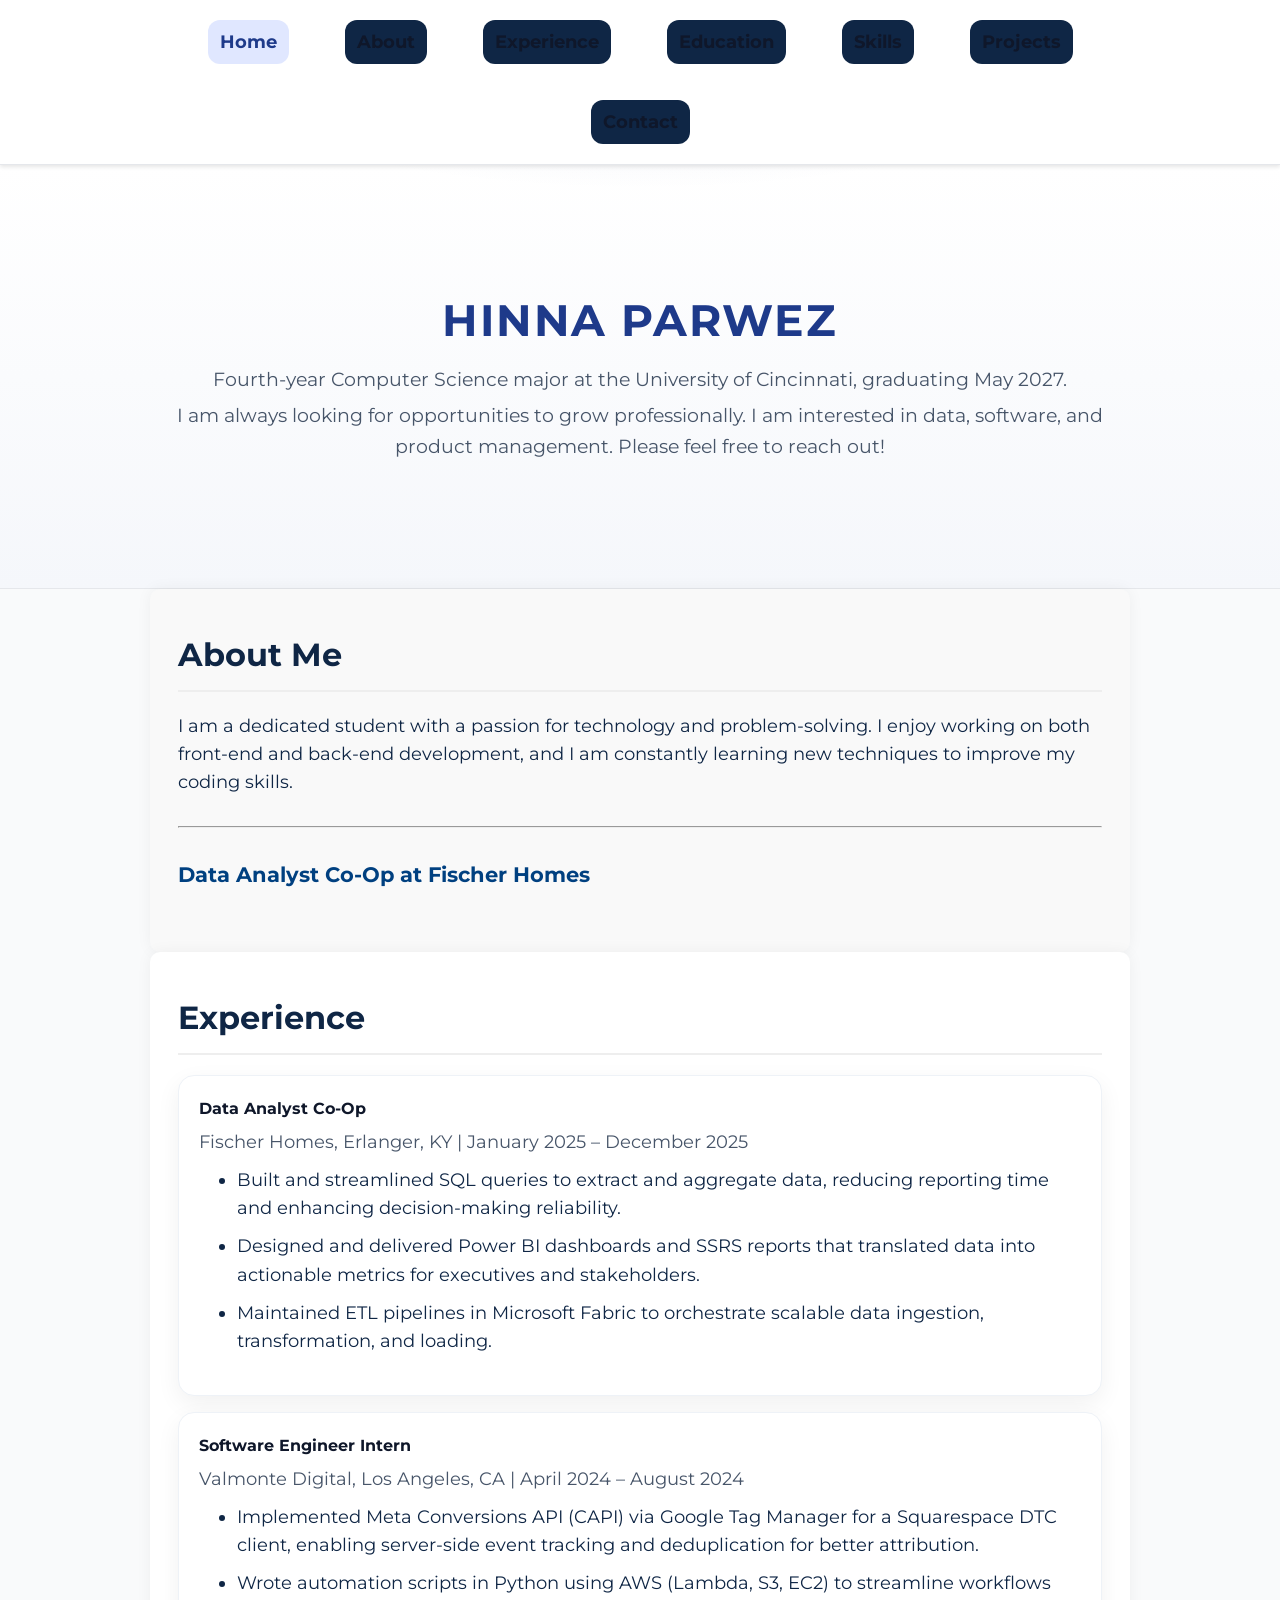
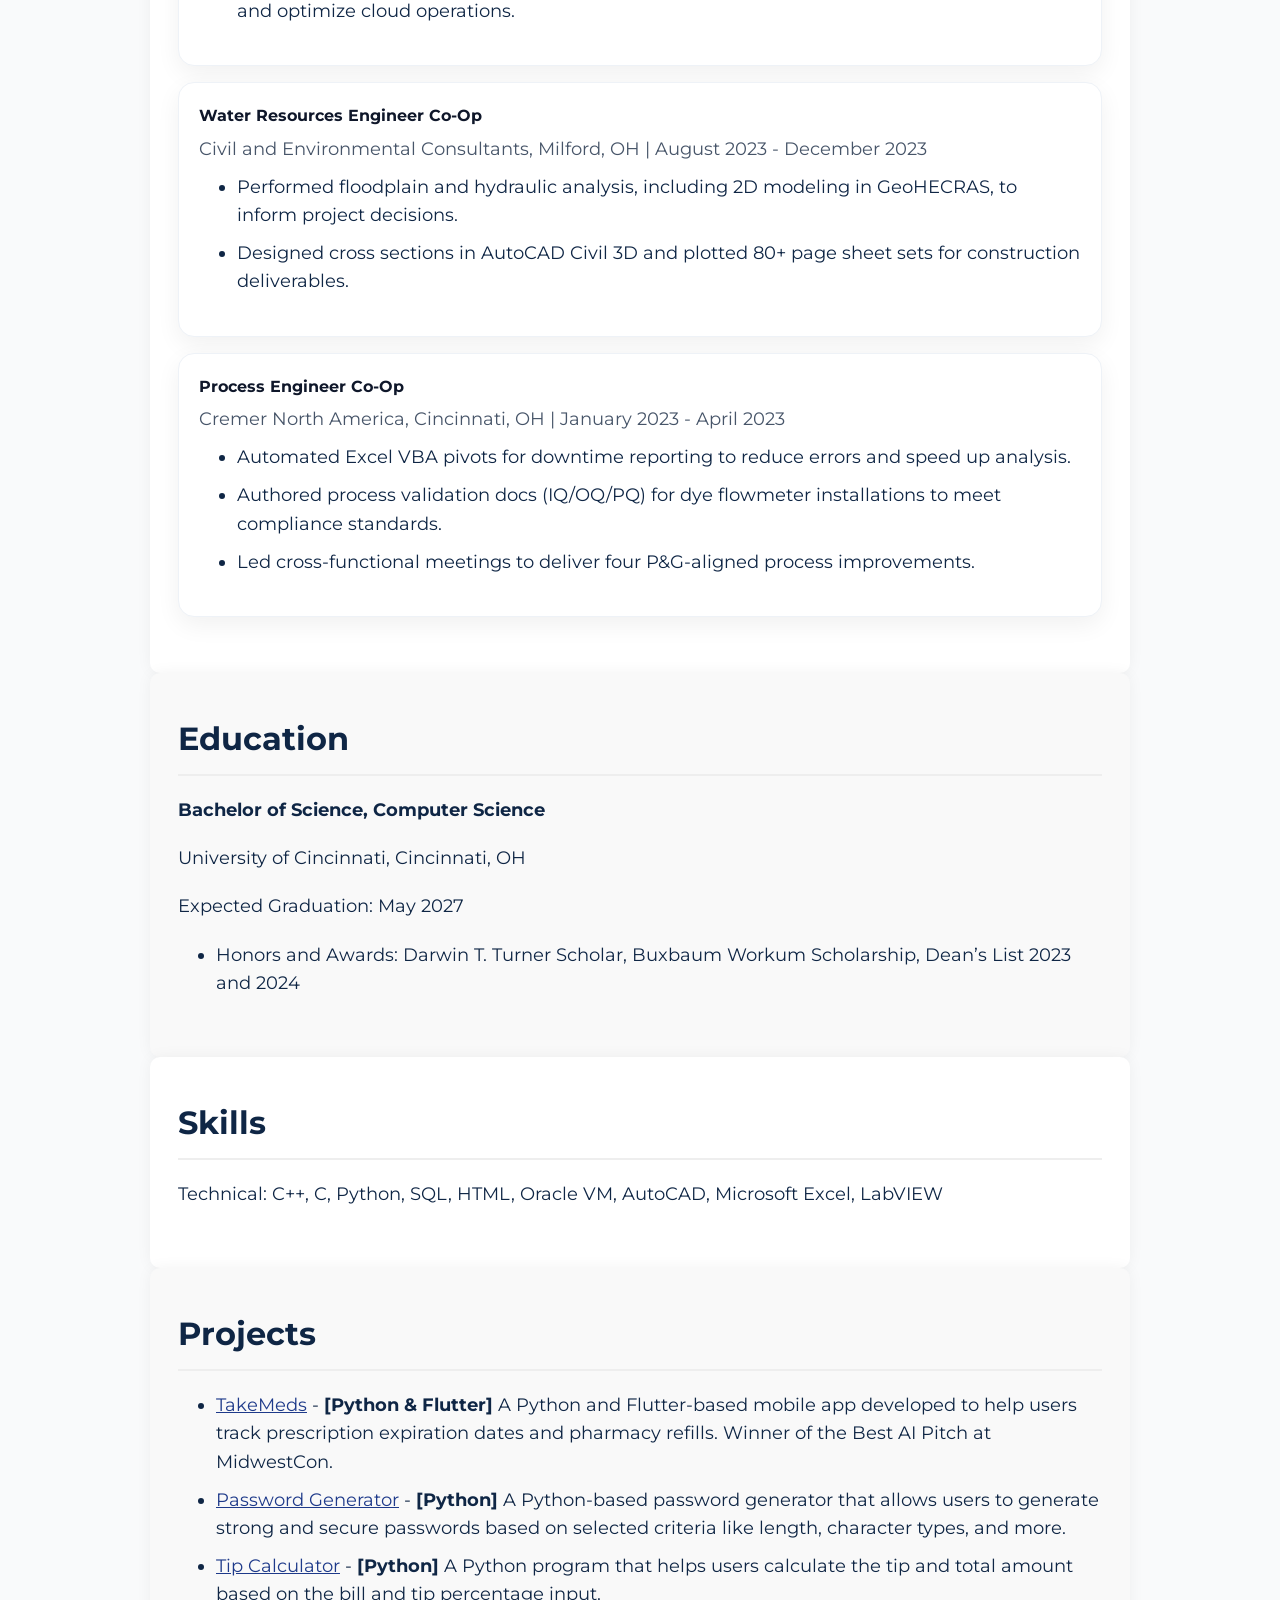
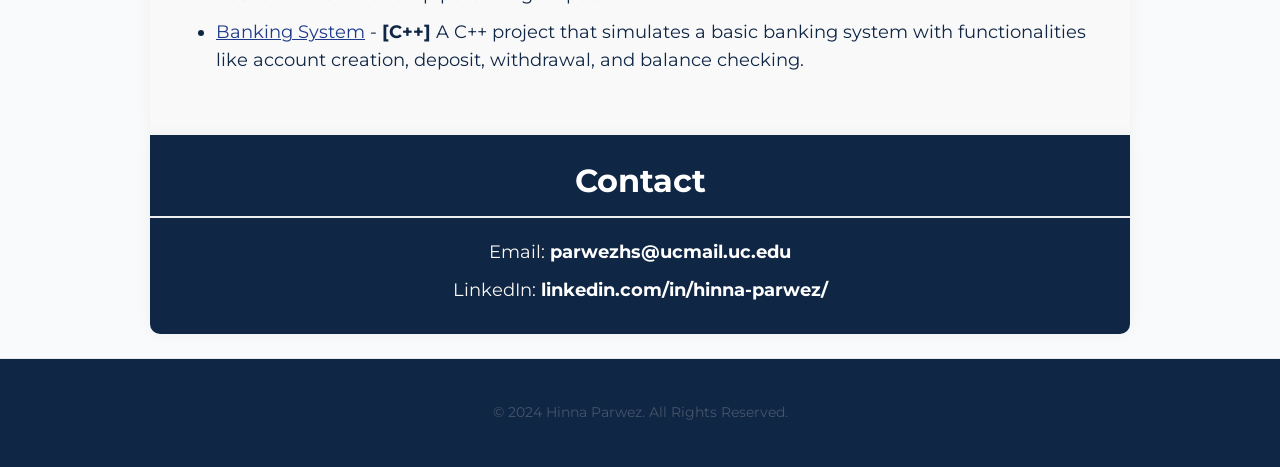
<file: index.html>
<!DOCTYPE html>
<html lang="en">
<head>
    <meta charset="UTF-8">
    <meta name="viewport" content="width=device-width, initial-scale=1.0">
    <title>Hinna Parwez's Portfolio</title>
    <link rel="stylesheet" href="styles.css">
    <link rel="stylesheet" href="https://fonts.googleapis.com/css2?family=Montserrat:wght@400;700&display=swap">
   <style>
  :root{
    /* unified, accessible palette */
    --bg:#f9fafb;                 /* page background */
    --fg:#0f172a;                 /* primary text (slate-900) */
    --muted:#475569;              /* secondary text (slate-600) */
    --accent:#1e3a8a;             /* single accent (indigo-900) */
    --accent-weak:#e0e7ff;        /* light indigo for hovers/chips */
    --card:#ffffff;
    --ring:rgba(30,58,138,.14);   /* indigo-900 at low alpha */
    --radius:16px;
    --space: clamp(16px, 3vw, 28px);
    --maxw: 980px;
    --shadow: 0 8px 24px rgba(2,6,23,.06);
  }

  html { scroll-behavior: smooth; }
  * { box-sizing: border-box; }
  body{
    margin:0;
    font-family: 'Montserrat', system-ui, -apple-system, Segoe UI, Roboto, Arial, sans-serif;
    color:var(--fg);
    background: var(--bg);
    line-height:1.6;
  }

  /* NAV */
  nav{
    position: sticky; top:0; z-index: 50;
    background: rgba(255,255,255,.92);
    backdrop-filter: blur(8px);
    border-bottom:1px solid #e5e7eb;
  }
  #nav-menu{
    max-width: var(--maxw);
    margin:0 auto; padding: 10px var(--space);
    display:flex; gap:16px; flex-wrap:wrap; align-items:center;
    list-style:none;
  }
  #nav-menu a{
    text-decoration:none; color:var(--fg); font-weight:700;
    padding:8px 12px; border-radius:12px; transition:.15s ease;
  }
  #nav-menu a:hover,
  #nav-menu a.is-active{
    background: var(--accent-weak);
    color: var(--accent);
  }

  /* HEADER — softer, non-competing gradient */
  header{
    display:grid; place-items:center;
    padding: clamp(48px, 10vw, 120px) var(--space);
    text-align:center;
    background:
      radial-gradient(800px 240px at 50% -120px, rgba(30,58,138,.10), transparent 60%),
      linear-gradient(180deg, #ffffff 0%, #f5f7fb 100%);
    border-bottom:1px solid #e5e7eb;
  }
  .header-content{ max-width: var(--maxw); margin:0 auto; }
  .header-content h1{
    letter-spacing:.04em; margin:0 0 8px;
    font-size: clamp(28px, 5vw, 44px);
    color: var(--accent);
  }
  .header-content p{ margin:6px 0; color: var(--muted); }

  /* SECTIONS/CARDS */
  section{ max-width: var(--maxw); margin: 0 auto; padding: 40px var(--space); }
  h3{ margin:0 0 12px; font-size: clamp(20px, 3.2vw, 28px); color:var(--fg); }
  .card{
    background: var(--card);
    border-radius: var(--radius);
    box-shadow: var(--shadow);
    padding: 20px;
    margin: 16px 0;
    border: 1px solid #eef2f7;
  }
  .card h4{ margin: 0 0 6px; color:var(--fg); }
  .card p{ margin: 0 0 10px; color: var(--muted); }
  ul{ padding-left: 18px; margin: 0; }
  li{ margin: 6px 0; }

  /* links + focus */
  a{ color: var(--accent); }
  a:hover{ opacity:.9; }
  a:focus-visible{ outline: 3px solid var(--accent-weak); border-radius:8px; }

  footer{
    text-align:center; padding: 28px var(--space); color: var(--muted);
    border-top:1px solid #e5e7eb; margin-top: 24px;
  }

  /* optional: respect dark mode a bit without full redesign */
  @media (prefers-color-scheme: dark){
    :root{ --bg:#0b1020; --fg:#f8fafc; --muted:#cbd5e1; --card:#0f172a; --accent-weak:rgba(99,102,241,.18); --shadow: 0 8px 24px rgba(0,0,0,.35); }
    nav{ background: rgba(15,23,42,.8); border-bottom-color:#1f2937; }
    header{ border-bottom-color:#1f2937; }
    .card{ border-color:#1f2937; }
  }
</style>
</head>
<body>
    <nav>
        <ul id="nav-menu">
            <li><a href="#home">Home</a></li>
            <li><a href="#about">About</a></li>
            <li><a href="#experience">Experience</a></li>
            <li><a href="#education">Education</a></li>
            <li><a href="#skills">Skills</a></li>
            <li><a href="#projects">Projects</a></li>
            <li><a href="#contact">Contact</a></li>
        </ul>
    </nav>

    <header id="home">
        <div class="header-content">
            <h1>HINNA PARWEZ</h1>
            <p>Fourth-year Computer Science major at the University of Cincinnati, graduating May 2027.</p>
            <p>I am always looking for opportunities to grow professionally. I am interested in data, software, and product management. Please feel free to reach out! </p>
        </div>
    </header>

    <!-- About Section -->
    <section id="about">
        <h3>About Me</h3>
        <p>I am a dedicated student with a passion for technology and problem-solving. I enjoy working on both front-end and back-end development, and I am constantly learning new techniques to improve my coding skills. </p>
        <hr style="margin: 30px 0;">
        <p><strong style="font-size: 1.2em; color: #004080;">Data Analyst Co-Op at Fischer Homes</strong></p>
    </section>

    <!-- Experience Section -->
    <section id="experience">
        <h3>Experience</h3>

        <div class="card">
            <h4>Data Analyst Co-Op</h4>
            <p>Fischer Homes, Erlanger, KY | January 2025 – December 2025</p>
            <ul>
                <li>Built and streamlined SQL queries to extract and aggregate data, reducing reporting time and enhancing decision-making reliability.</li>
                <li>Designed and delivered Power BI dashboards and SSRS reports that translated data into actionable metrics for executives and stakeholders.</li>
                <li>Maintained ETL pipelines in Microsoft Fabric to orchestrate scalable data ingestion, transformation, and loading.</li>
            </ul>
        </div>

        <div class="card">
            <h4>Software Engineer Intern</h4>
            <p>Valmonte Digital, Los Angeles, CA | April 2024 – August 2024</p>
            <ul>
                <li>Implemented Meta Conversions API (CAPI) via Google Tag Manager for a Squarespace DTC client, enabling server-side event tracking and deduplication for better attribution.</li>
                <li>Wrote automation scripts in Python using AWS (Lambda, S3, EC2) to streamline workflows and optimize cloud operations.</li>
            </ul>
        </div>

        <div class="card">
            <h4>Water Resources Engineer Co-Op</h4>
            <p>Civil and Environmental Consultants, Milford, OH | August 2023 - December 2023</p>
            <ul>
                <li>Performed floodplain and hydraulic analysis, including 2D modeling in GeoHECRAS, to inform project decisions.</li>
                <li>Designed cross sections in AutoCAD Civil 3D and plotted 80+ page sheet sets for construction deliverables.</li>
            </ul>
        </div>

        <div class="card">
            <h4>Process Engineer Co-Op</h4>
            <p>Cremer North America, Cincinnati, OH | January 2023 - April 2023</p>
            <ul>
                <li>Automated Excel VBA pivots for downtime reporting to reduce errors and speed up analysis.</li>
                <li>Authored process validation docs (IQ/OQ/PQ) for dye flowmeter installations to meet compliance standards.</li>
                <li>Led cross-functional meetings to deliver four P&G-aligned process improvements.</li>
            </ul>
        </div>
    </section>

    <!-- Education Section -->
    <section id="education">
        <h3>Education</h3>
        <p><strong>Bachelor of Science, Computer Science</strong></p>
        <p>University of Cincinnati, Cincinnati, OH</p>
        <p>Expected Graduation: May 2027 </p>
        <ul>
            <li>Honors and Awards: Darwin T. Turner Scholar, Buxbaum Workum Scholarship, Dean’s List 2023 and 2024</li>
        </ul>
    </section>

    <!-- Skills Section -->
    <section id="skills">
        <h3>Skills</h3>
        <p>Technical: C++, C, Python, SQL, HTML, Oracle VM, AutoCAD, Microsoft Excel, LabVIEW</p>
    </section>

    <!-- Projects Section -->
    <section id="projects">
        <h3>Projects</h3>
        <ul>
            <li>
                <a href="https://github.com/HinnaP/takemeds-server" target="_blank">TakeMeds</a> 
                - <strong>[Python & Flutter]</strong> A Python and Flutter-based mobile app developed to help users track prescription expiration dates and pharmacy refills. Winner of the Best AI Pitch at MidwestCon.
            </li>
            <li>
                <a href="https://github.com/HinnaP/passwordgenerator" target="_blank">Password Generator</a> 
                - <strong>[Python]</strong> A Python-based password generator that allows users to generate strong and secure passwords based on selected criteria like length, character types, and more.
            </li>
            <li>
                <a href="https://github.com/HinnaP/TipCalculator/blob/main/File1" target="_blank">Tip Calculator</a> 
                - <strong>[Python]</strong> A Python program that helps users calculate the tip and total amount based on the bill and tip percentage input.
            </li>
            <li>
                <a href="https://github.com/HinnaP/BankingSystem/tree/main" target="_blank">Banking System</a> 
                - <strong>[C++]</strong> A C++ project that simulates a basic banking system with functionalities like account creation, deposit, withdrawal, and balance checking.
            </li>
        </ul>
    </section>

    <!-- Contact Section -->
    <section id="contact">
        <h3>Contact</h3>
        <p>Email: <a href="mailto:parwezhs@ucmail.uc.edu">parwezhs@ucmail.uc.edu</a></p>
        <p>LinkedIn: <a href="https://www.linkedin.com/in/hinna-parwez/" target="_blank">linkedin.com/in/hinna-parwez/</a></p>
    </section>

    <footer>
        <p>&copy; 2024 Hinna Parwez. All Rights Reserved.</p>
    </footer>

    <script>
      // highlight active nav link on scroll
      const links = [...document.querySelectorAll('#nav-menu a')];
      const sections = links.map(a => document.querySelector(a.getAttribute('href')));
      const onScroll = () => {
        const y = window.scrollY + 120;
        let active = 0;
        sections.forEach((sec, i) => {
          if (sec && sec.offsetTop <= y) active = i;
        });
        links.forEach(l => l.classList.remove('is-active'));
        links[active]?.classList.add('is-active');
      };
      document.addEventListener('scroll', onScroll, { passive: true });
      onScroll();
    </script>
</body>
</html>
</file>
<file: styles.css>
/* General Styles */
body {     
    font-family: 'Montserrat', sans-serif;
    margin: 0;
    padding: 0;
    background-color: #f9f9f9;
    color: #0F2645; /* Updated dark blue text */
    line-height: 1.6;
}

/* Navigation Styles */
nav {
    background-color: #ffffff; 
    box-shadow: 0 2px 4px rgba(0, 0, 0, 0.1);
    position: sticky;
    top: 0;
    width: 100%;
    z-index: 1000;
}

nav ul {
    list-style-type: none;
    margin: 0;
    padding: 0;
    display: flex;
    justify-content: center;
}

nav ul li {
    margin: 10px 20px; 
}

nav ul li a {
    display: inline-block;
    padding: 10px 20px;
    background-color: #0F2645; /* Updated to new blue */
    color: #ffffff; /* White text */
    text-decoration: none;
    font-weight: 700;
    font-size: 1.1em;
    border-radius: 5px;
    transition: background-color 0.3s ease-in-out;
}

nav ul li a:hover {
    background-color: #004080; /* Slightly lighter blue on hover */
    color: #faf7f4; 
}

/* Header Styles */
header {
    background-color: #0F2645; /* Updated to new blue */
    color: #faf7f4; /* Off-white text */
    text-align: center;
    padding: 100px 20px;
}

.header-content h1 {
    font-size: 3em;
    margin: 0 0 20px;
    font-weight: bold;
}

.header-content p {
    font-size: 1.2em;
    margin: 10px 0;
}

/* Section Styles */
section {
    margin: 40px auto;
    padding: 30px;
    max-width: 900px;
    background-color: #ffffff; 
    box-shadow: 0 0 15px rgba(0, 0, 0, 0.05);
    border-radius: 10px;
    color: #0F2645; /* Text color */
}

section:nth-of-type(odd) {
    background-color: #f9f9f9; 
}

section h3 {
    font-size: 2em;
    color: #0F2645; /* Updated to new blue for section headings */
    border-bottom: 2px solid #eeeeee; 
    padding-bottom: 10px;
    margin-bottom: 20px;
    font-weight: bold;
}

section p, section ul {
    font-size: 1.1em;
    margin-bottom: 20px; 
}

section ul {
    list-style-type: disc;
    margin-left: 20px;
}

section ul li {
    margin-bottom: 10px;
}

/* Contact Section */
#contact {
    text-align: center;
    background-color: #0F2645; /* Updated to new blue */
    color: #faf7f4; /* Off-white */
    padding: 20px 0;
    border-radius: 0 0 10px 10px;
}

#contact h3 {
    color: #ffffff; /* Change the 'Contact' heading to white */
}

#contact p {
    margin: 10px 0;
}

#contact a {
    color: #ffffff;
    text-decoration: none;
    font-weight: bold;
}

#contact a:hover {
    text-decoration: underline;
}

/* Footer Styles */
footer {
    text-align: center;
    padding: 20px 0;
    background-color: #0F2645; /* Updated to new blue */
    color: #ffffff; 
    font-size: 0.9em;
}

footer a {
    color: #ffffff; 
    text-decoration: none;
}

footer a:hover {
    text-decoration: underline;
}
</file>
